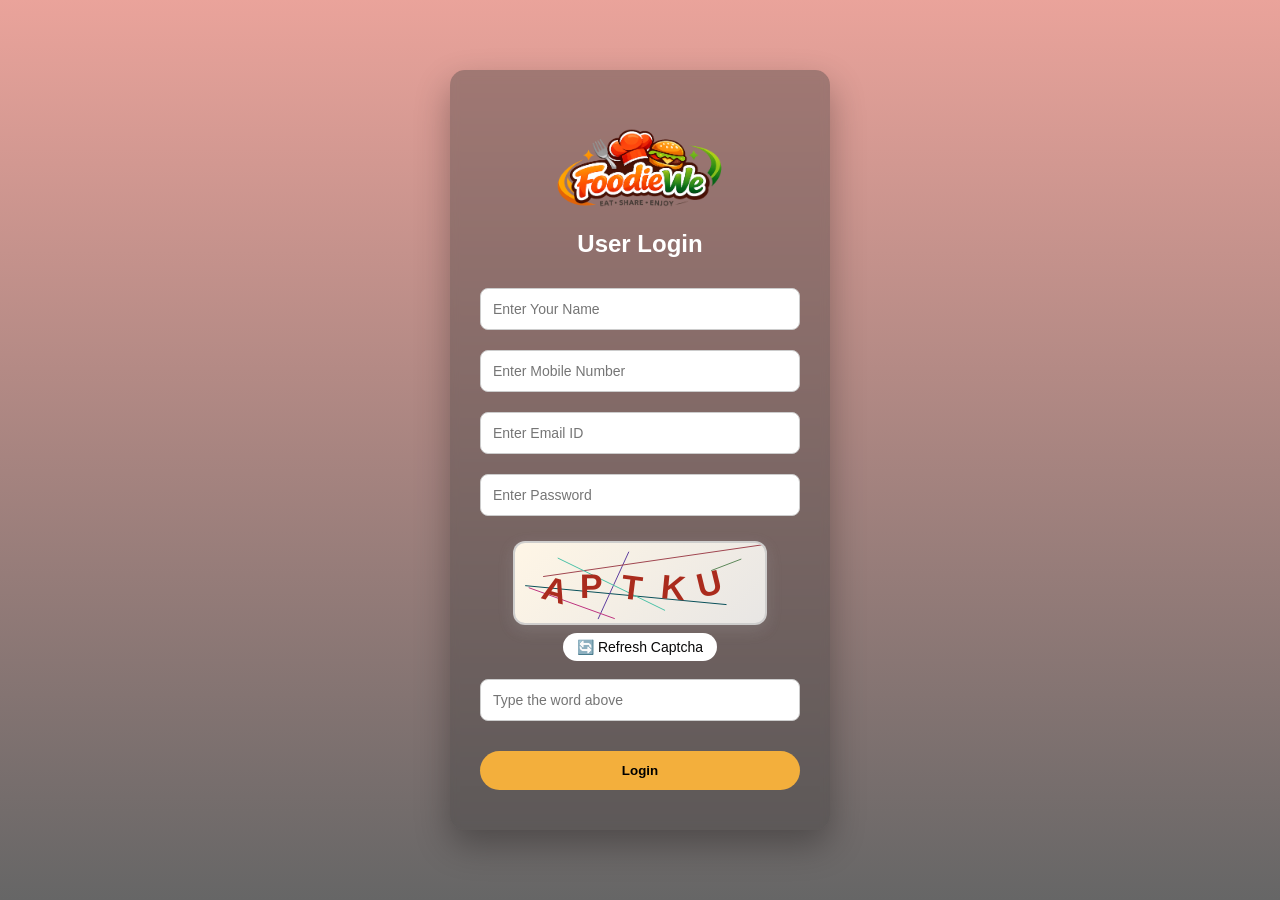
<file: index.html>
<!DOCTYPE html>
<html lang="en">
<head>
<meta charset="UTF-8">
<meta name="viewport" content="width=device-width, initial-scale=1.0">
<title>Foodiewe - Home</title>
<link rel="stylesheet" href="index.css">
<script>
// check if user logged in
let user = localStorage.getItem("username");

if(!user){
    alert("Please login first!");
    window.location.href="login.html";
}
</script>
</head>

<body>

<header>
<div class="container">
<nav>

<div class="logo">
<img src="food.png" height="50">
<span>Foodiewe</span>
</div>

<ul class="nav-links">
<li><a href="index.html">Home</a></li>
<li><a href="about.html">About</a></li>
<li><a href="menu.html">Menu</a></li>
<li><a href="contact.html">Contact Us</a></li>
<li><a href="feedback.html">Feedback</a></li>
</ul>

</nav>
</div>
</header>


<section id="home" class="hero">

<div class="hero-content">

<h1>Delicious Food, Delivered Fast</h1>
<p>Fresh • Hygienic • Affordable</p>

<button onclick="window.location.href='menu.html'">
Order Now
</button>

</div>

</section>


<section id="about" class="section">

<h2>Why Choose Us?</h2>

<div class="about-box">

<div>🚀 Fast Delivery</div>
<div>🥗 Fresh Ingredients</div>
<div>⭐ Top Rated Restaurants</div>

</div>

</section>


<section id="menu" class="section menu-bg">

<h2>Popular Dishes</h2>

<div class="menu-container">

<div class="menu-card">
<img src="https://media.istockphoto.com/id/184946701/photo/pizza.webp?a=1&b=1&s=612x612&w=0&k=20&c=Ikl5MrqVa6QPkphsEBBDIF6z5Kod7yTyD1AbDvpM3UE=">
<h3>Pizza</h3>
<p>Cheesy delight</p>
<span>₹299</span>
</div>

<div class="menu-card">
<img src="https://images.unsplash.com/photo-1571091718767-18b5b1457add?w=600">
<h3>Burger</h3>
<p>Crunchy & juicy</p>
<span>₹149</span>
</div>

<div class="menu-card">
<img src="https://images.unsplash.com/photo-1589302168068-964664d93dc0?w=600">
<h3>Biryani</h3>
<p>Royal flavor</p>
<span>₹249</span>
</div>

<div class="menu-card">
<img src="https://plus.unsplash.com/premium_photo-1664472619078-9db415ebef44?w=600">
<h3>Pasta</h3>
<p>Creamy taste</p>
<span>₹199</span>
</div>

</div>

</section>


<section id="contact" class="section">

<h2>Get In Touch</h2>

<form class="contact-form">

<input type="text" placeholder="Your Name" required>
<input type="email" placeholder="Your Email" required>

<textarea placeholder="Your Message" required></textarea>

<button type="submit">Send Message</button>

</form>

</section>


<footer>

<p>© 2026 Foodiewe | Designed with ❤️</p>

</footer>

</body>
</html>
</file>
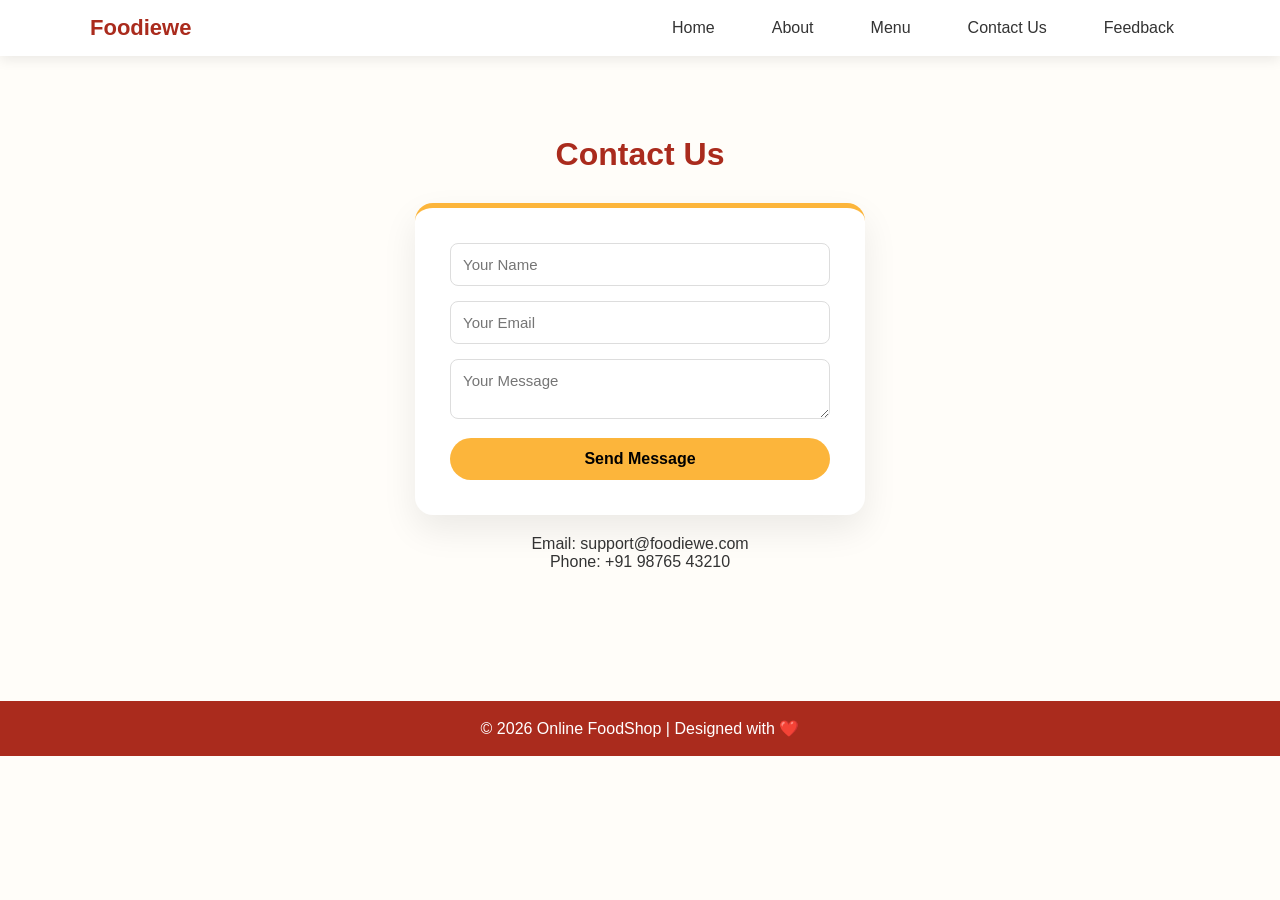
<file: contact.html>
<!DOCTYPE html>
<html lang="en">
<head>
    <meta charset="UTF-8">
    <meta name="viewport" content="width=device-width, initial-scale=1.0">
    <title>Contact Us | Online FoodShop</title>
    <link rel="stylesheet" href="contact.css">
</head>

<body>

<header>
    <div class="container">
        <nav>
            <div class="logo">
                <span>Foodiewe</span>
            </div>

            <ul class="nav-links">
                <li><a href="index.html">Home</a></li>
                <li><a href="about.html">About</a></li>
                <li><a href="menu.html">Menu</a></li>
                <li><a href="contact.html">Contact Us</a></li>
                 <li><a href="feedback.html">Feedback</a></li>
            </ul>

        </nav>
    </div>
</header>

<section class="section">
    <h2>Contact Us</h2>

    <form class="contact-form">
        <input type="text" placeholder="Your Name" required>
        <input type="email" placeholder="Your Email" required>
        <textarea placeholder="Your Message" required></textarea>
        <button type="submit">Send Message</button>
    </form>

    <p style="margin-top:20px;">
        Email: support@foodiewe.com<br>
        Phone: +91 98765 43210
    </p>
</section>

<footer>
    <p>© 2026 Online FoodShop | Designed with ❤️</p>
</footer>

</body>
</html>
</file>
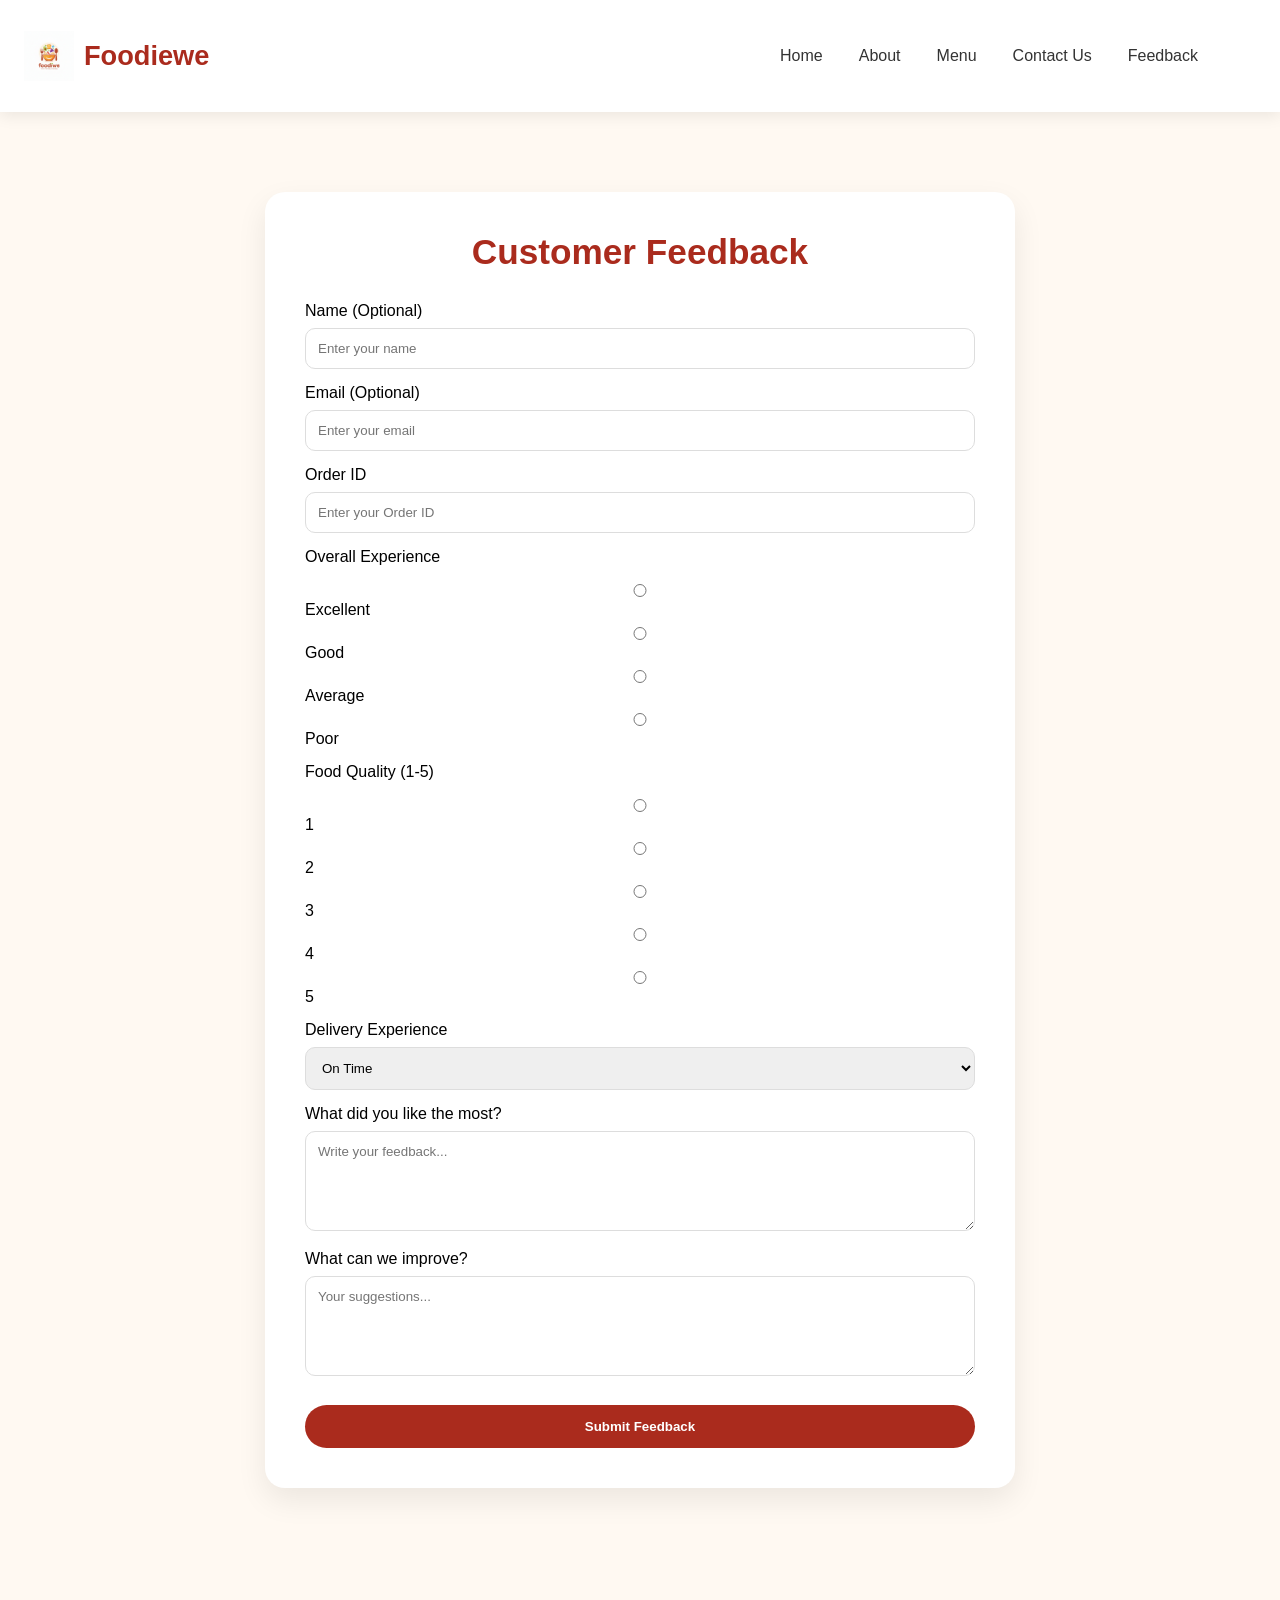
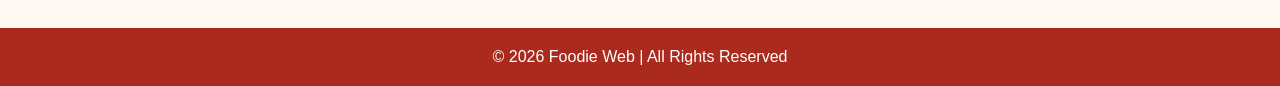
<file: feedback.html>
<!DOCTYPE html>
<html lang="en">
<head>
<meta charset="UTF-8">
<meta name="viewport" content="width=device-width, initial-scale=1.0">
<title>Foodie We- Feedback</title>



<style>
* {
    margin: 0;
    padding: 0;
    box-sizing: border-box;
    font-family: 'Poppins', sans-serif;
}

body {
    background: #FFF9F2;
}


header {
    background: white;
    box-shadow: 0 4px 15px rgba(0,0,0,0.08);
    padding: 15px 0;
}

.container {
    width: 90%;
    margin: auto;
}

.logo {
    font-size: 1.6rem;
    font-weight: bold;
    color: #AA2B1D;
}

/* Feedback Section */
.feedback-section {
    padding: 80px 20px;
}

.feedback-box {
    max-width: 750px;
    margin: auto;
    background: white;
    padding: 40px;
    border-radius: 20px;
    box-shadow: 0 12px 30px rgba(0,0,0,0.08);
    animation: fadeUp 0.8s ease;
}

.feedback-box h2 {
    text-align: center;
    color: #AA2B1D;
    margin-bottom: 30px;
    font-size: 2.2rem;
}

label {
    display: block;
    margin-top: 15px;
    font-weight: 500;
}

input, textarea, select {
    width: 100%;
    padding: 12px;
    margin-top: 8px;
    border-radius: 10px;
    border: 1px solid #ddd;
}

input:focus, textarea:focus, select:focus {
    border: 1px solid #AA2B1D;
    outline: none;
}

.rating {
    margin-top: 10px;
}

.rating input {
    margin-right: 5px;
}

textarea {
    resize: vertical;
    min-height: 100px;
}

button {
    margin-top: 25px;
    padding: 14px;
    width: 100%;
    border: none;
    border-radius: 30px;
    background: #AA2B1D;
    color: white;
    font-weight: 600;
    cursor: pointer;
    transition: 0.3s;
}

button:hover {
    background: #FCB53B;
    color: #000;
    transform: scale(1.03);
}

/* Footer */
footer {
    background: #AA2B1D;
    color: white;
    text-align: center;
    padding: 20px;
    margin-top: 60px;
}

/* Animation */
@keyframes fadeUp {
    from {
        opacity: 0;
        transform: translateY(30px);
    }
    to {
        opacity: 1;
        transform: translateY(0);
    }
}

@media(max-width:768px){
    .feedback-box{
        padding:25px;
    }
}

header {
    background: white;
    position: sticky;
    top: 0;
    box-shadow: 0 4px 15px rgba(0, 0, 0, 0.08);
    z-index: 1000;
}

.container {
    width: 90%;
    margin: auto;
}

nav {
    display: flex;
    justify-content: space-between;
    align-items: center;
    padding: 1rem 0;
}
.nav-links {
    list-style: none;
    display: flex;
}

.nav-links a {
    padding: 10px 18px;
    color: #333;
    text-decoration: none;
    font-weight: 500;
    border-radius: 25px;
    transition: 0.3s;
}

.nav-links a:hover {
    background-color: #AA2B1D;
    color: white;
}

.logo {
    display: flex;
    margin-left: -40px;
    align-items: center;
    gap: 10px;
    font-size: 1.7rem;
    font-weight: bold;
    color: #AA2B1D;
    cursor: pointer;
}

</style>
</head>

<body>

<header>
    <div class="container">
        <nav>
            <div class="logo">
                <img src="Gemini_Generated_Image_6fearz6fearz6fea.png" height="50">
                <span>Foodiewe</span>
            </div>

            <ul class="nav-links">
                <li><a href="index.html">Home</a></li>
                <li><a href="about.html">About</a></li>
                <li><a href="menu.html">Menu</a></li>
                <li><a href="contact.html">Contact Us</a></li>
                <li><a href="feedback.html">Feedback</a></li>
            </ul>
        </nav>
    </div>
</header>

<section class="feedback-section">
    <div class="feedback-box">
        <h2>Customer Feedback</h2>

        <form>

            <label>Name (Optional)</label>
            <input type="text" placeholder="Enter your name">

            <label>Email (Optional)</label>
            <input type="email" placeholder="Enter your email">

            <label>Order ID</label>
            <input type="text" placeholder="Enter your Order ID">

            <label>Overall Experience</label>
            <div class="rating">
                <input type="radio" name="overall"> Excellent
                <input type="radio" name="overall"> Good
                <input type="radio" name="overall"> Average
                <input type="radio" name="overall"> Poor
            </div>

            <label>Food Quality (1-5)</label>
            <div class="rating">
                <input type="radio" name="quality">1
                <input type="radio" name="quality">2
                <input type="radio" name="quality">3
                <input type="radio" name="quality">4
                <input type="radio" name="quality">5
            </div>

            <label>Delivery Experience</label>
            <select>
                <option>On Time</option>
                <option>Slightly Late</option>
                <option>Very Late</option>
            </select>

            <label>What did you like the most?</label>
            <textarea placeholder="Write your feedback..."></textarea>

            <label>What can we improve?</label>
            <textarea placeholder="Your suggestions..."></textarea>

            <button type="submit">Submit Feedback</button>

        </form>
    </div>
</section>

<footer>
    © 2026 Foodie Web | All Rights Reserved
</footer>

</body>
</html>
</file>
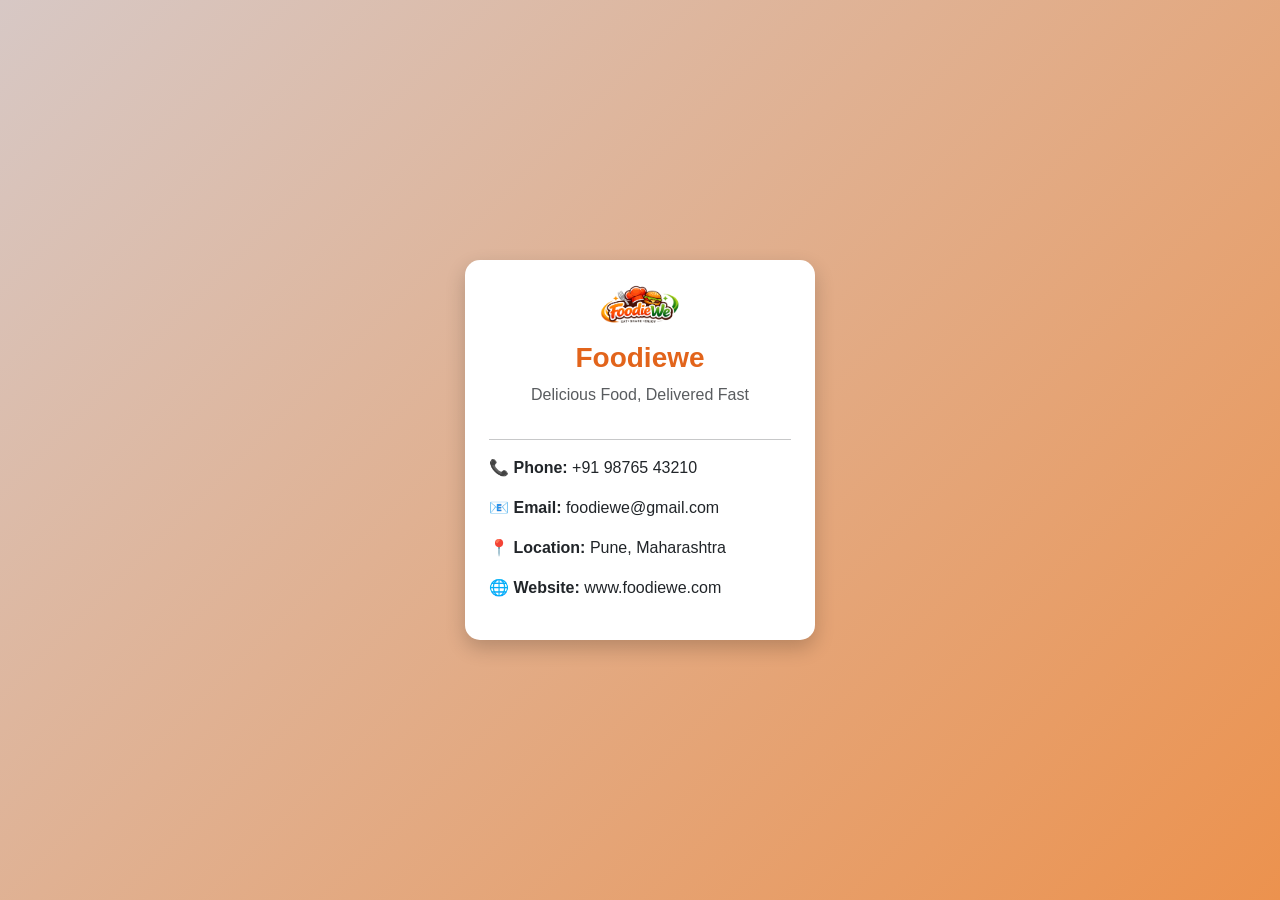
<file: invitation.html>
<!DOCTYPE html>
<html lang="en">
<head>
<meta charset="UTF-8">
<meta name="viewport" content="width=device-width, initial-scale=1.0">
<title>Foodiewe Visiting Card</title>


<link href="https://cdn.jsdelivr.net/npm/bootstrap@5.3.2/dist/css/bootstrap.min.css" rel="stylesheet">

<style>

body{
background:linear-gradient(135deg,#d7c8c5,#ec924e);
height:100vh;
display:flex;
justify-content:center;
align-items:center;
font-family:Arial, sans-serif;
}

.card{
border:none;
border-radius:15px;
box-shadow:0 8px 20px rgba(0,0,0,0.2);
}

.logo{
width:80px;
}

.card-title{
color:#e2641b;
font-weight:bold;
}

</style>
</head>

<body>

<div class="card text-center p-4" style="width:350px;">

<img src="food.png" class="logo mx-auto mb-3">

<h3 class="card-title">Foodiewe</h3>

<p class="text-muted">Delicious Food, Delivered Fast</p>

<hr>

<div class="text-start">

<p>📞 <b>Phone:</b> +91 98765 43210</p>

<p>📧 <b>Email:</b> foodiewe@gmail.com</p>

<p>📍 <b>Location:</b> Pune, Maharashtra</p>

<p>🌐 <b>Website:</b> www.foodiewe.com</p>

</div>

</div>

<!-- Bootstrap JS -->
<script src="https://cdn.jsdelivr.net/npm/bootstrap@5.3.2/dist/js/bootstrap.bundle.min.js"></script>

</body>
</html>
</file>
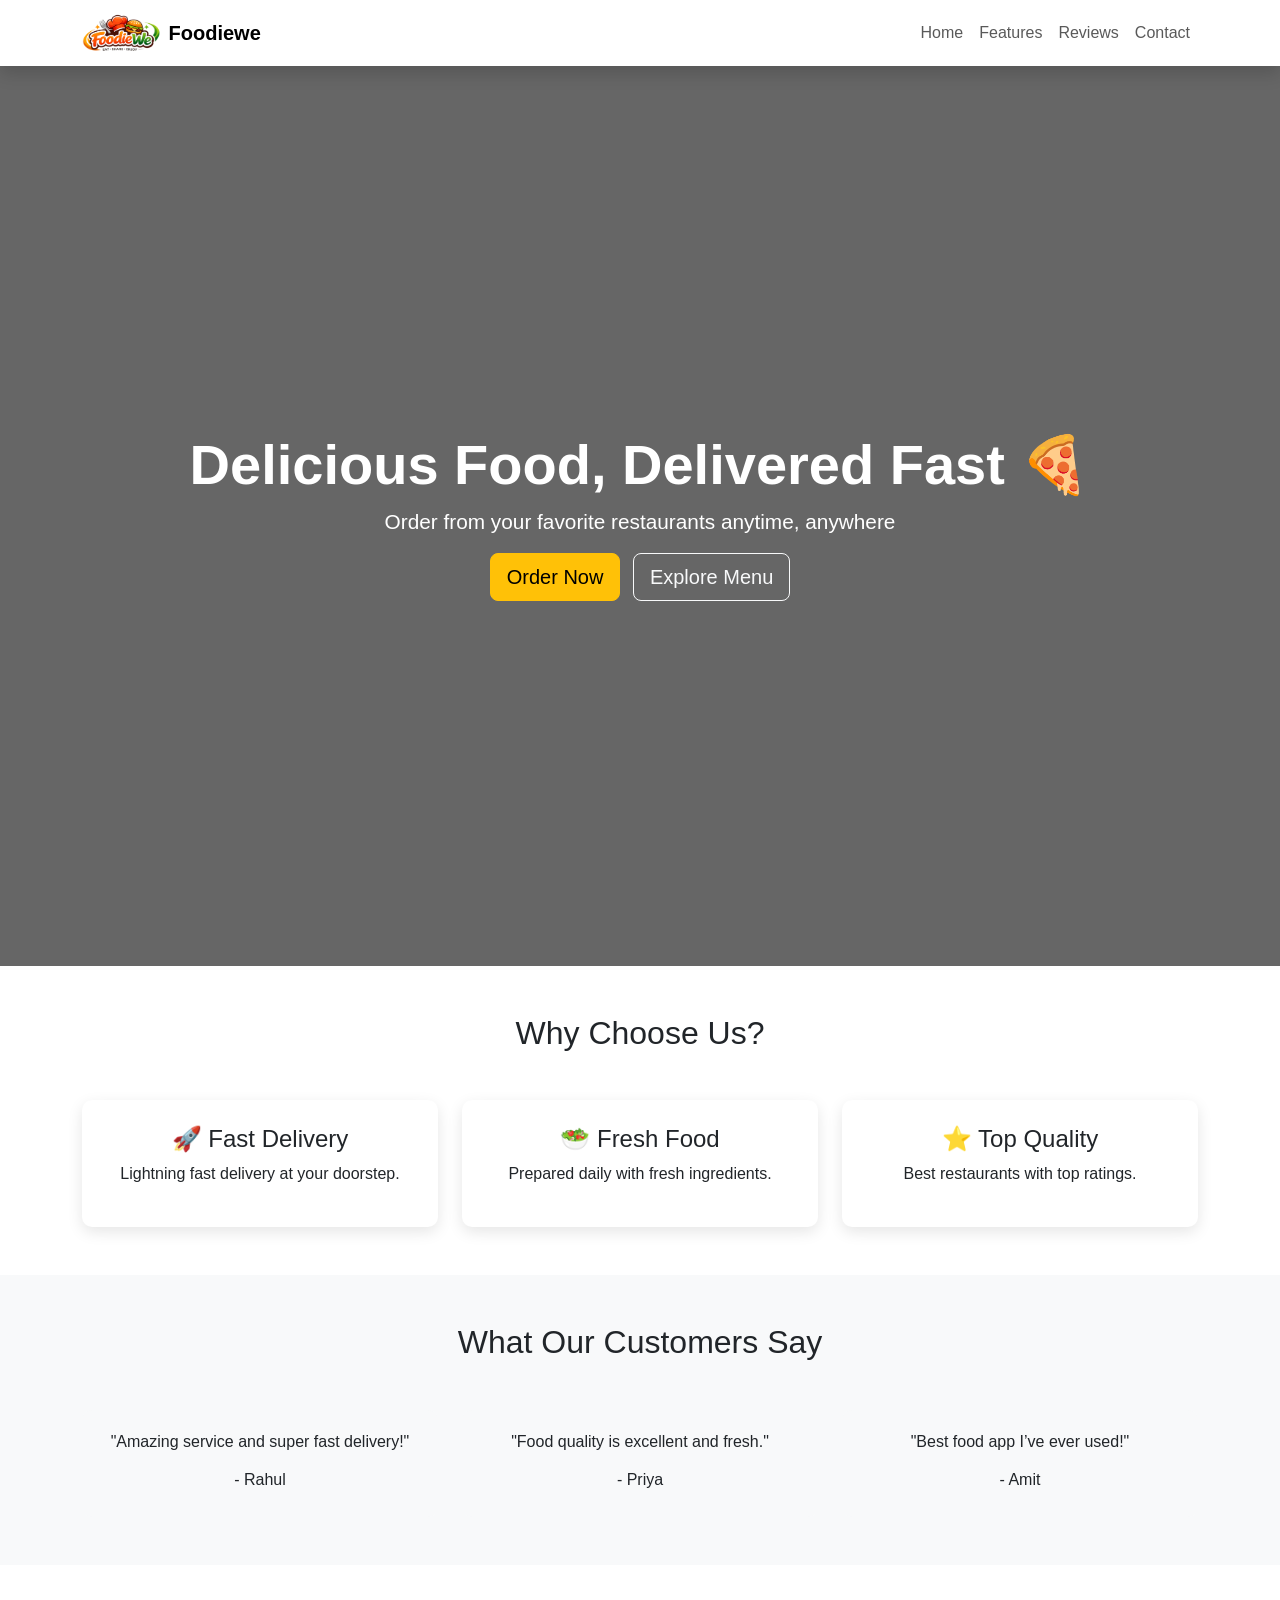
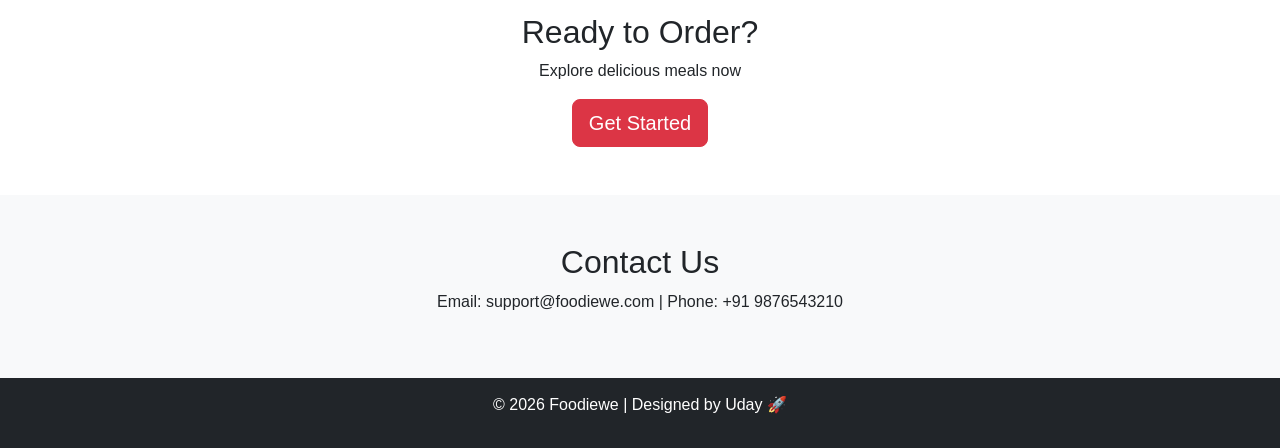
<file: landingpage.html>
<!DOCTYPE html>
<html lang="en">
<head>
<meta charset="UTF-8">
<meta name="viewport" content="width=device-width, initial-scale=1.0">

<title>Foodiewe - Landing Page</title>

<link href="https://cdn.jsdelivr.net/npm/bootstrap@5.3.2/dist/css/bootstrap.min.css" rel="stylesheet">

<style>

body {
    font-family: 'Segoe UI', sans-serif;
}

/* Smooth scroll */
html {
    scroll-behavior: smooth;
}

/* Navbar */
.navbar {
    position: sticky;
    top: 0;
    z-index: 1000;
}

/* Hero Section */
.hero {
    height: 100vh;
    background: linear-gradient(rgba(0,0,0,0.6), rgba(0,0,0,0.6)),
    url("https://images.unsplash.com/photo-1504674900247-0877df9cc836?w=1600");
    background-size: cover;
    background-position: center;
    color: white;
    display: flex;
    align-items: center;
    text-align: center;
}

.hero h1 {
    font-size: 3.5rem;
    font-weight: bold;
}

.hero p {
    font-size: 1.3rem;
}

/* Features */
.feature-box {
    padding: 25px;
    background: #fff;
    border-radius: 10px;
    transition: 0.3s;
    box-shadow: 0 5px 15px rgba(0,0,0,0.1);
}

.feature-box:hover {
    transform: translateY(-8px);
}

/* Testimonials */
.testimonial {
    background: #f8f9fa;
    padding: 20px;
    border-radius: 10px;
}

/* Button hover */
.btn:hover {
    transform: scale(1.05);
    transition: 0.3s;
}

/* Footer */
footer {
    background: #212529;
    color: white;
    padding: 15px;
    text-align: center;
}

</style>

</head>

<body>

<!-- Navbar -->
<nav class="navbar navbar-expand-lg navbar-light bg-white shadow">
<div class="container">

<a class="navbar-brand fw-bold d-flex align-items-center" href="#">
    <img src="food.png" height="40" class="me-2" alt="logo">
    Foodiewe
</a>

<button class="navbar-toggler" type="button" data-bs-toggle="collapse" data-bs-target="#navmenu">
<span class="navbar-toggler-icon"></span>
</button>

<div class="collapse navbar-collapse" id="navmenu">
<ul class="navbar-nav ms-auto">

<li class="nav-item"><a class="nav-link" href="#">Home</a></li>
<li class="nav-item"><a class="nav-link" href="#features">Features</a></li>
<li class="nav-item"><a class="nav-link" href="#testimonials">Reviews</a></li>
<li class="nav-item"><a class="nav-link" href="#contact">Contact</a></li>

</ul>
</div>

</div>
</nav>

<!-- Hero -->
<section class="hero">
<div class="container">
<h1>Delicious Food, Delivered Fast 🍕</h1>
<p>Order from your favorite restaurants anytime, anywhere</p>

<a href="#" class="btn btn-warning btn-lg me-2">Order Now</a>
<a href="#" class="btn btn-outline-light btn-lg">Explore Menu</a>

</div>
</section>

<!-- Features -->
<section id="features" class="py-5 text-center">
<div class="container">

<h2 class="mb-5">Why Choose Us?</h2>

<div class="row g-4">

<div class="col-md-4">
<div class="feature-box">
<h4>🚀 Fast Delivery</h4>
<p>Lightning fast delivery at your doorstep.</p>
</div>
</div>

<div class="col-md-4">
<div class="feature-box">
<h4>🥗 Fresh Food</h4>
<p>Prepared daily with fresh ingredients.</p>
</div>
</div>

<div class="col-md-4">
<div class="feature-box">
<h4>⭐ Top Quality</h4>
<p>Best restaurants with top ratings.</p>
</div>
</div>

</div>

</div>
</section>

<!-- Testimonials -->
<section id="testimonials" class="py-5 bg-light">
<div class="container text-center">

<h2 class="mb-5">What Our Customers Say</h2>

<div class="row g-4">

<div class="col-md-4">
<div class="testimonial">
<p>"Amazing service and super fast delivery!"</p>
<h6>- Rahul</h6>
</div>
</div>

<div class="col-md-4">
<div class="testimonial">
<p>"Food quality is excellent and fresh."</p>
<h6>- Priya</h6>
</div>
</div>

<div class="col-md-4">
<div class="testimonial">
<p>"Best food app I’ve ever used!"</p>
<h6>- Amit</h6>
</div>
</div>

</div>

</div>
</section>

<!-- CTA -->
<section class="py-5 text-center">
<div class="container">
<h2>Ready to Order?</h2>
<p>Explore delicious meals now</p>
<a href="#" class="btn btn-danger btn-lg">Get Started</a>
</div>
</section>

<!-- Contact -->
<section id="contact" class="py-5 bg-light">
<div class="container text-center">

<h2>Contact Us</h2>
<p>Email: support@foodiewe.com | Phone: +91 9876543210</p>

</div>
</section>

<!-- Footer -->
<footer>
<p>© 2026 Foodiewe | Designed by Uday 🚀</p>
</footer>

<script src="https://cdn.jsdelivr.net/npm/bootstrap@5.3.2/dist/js/bootstrap.bundle.min.js"></script>

</body>
</html>
</file>
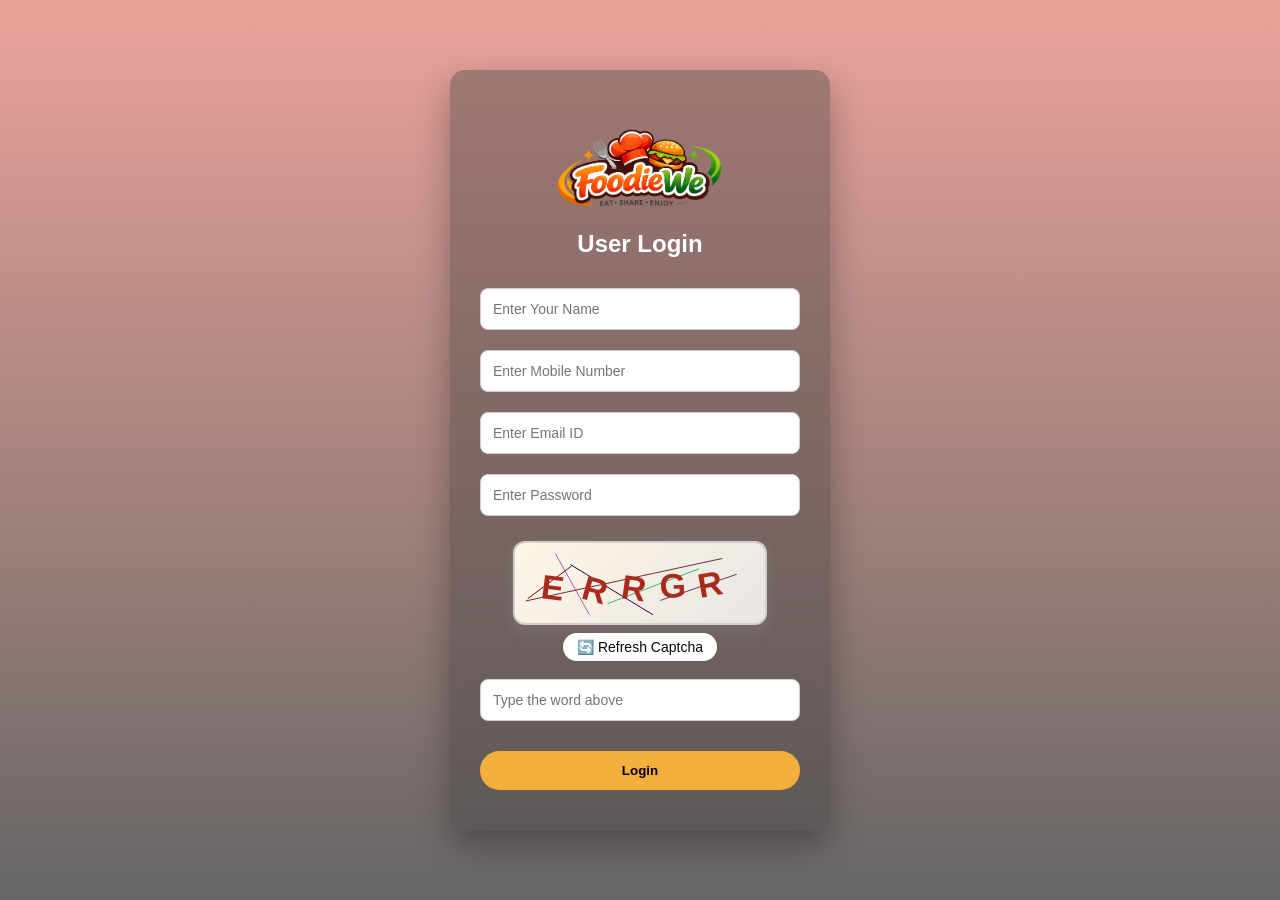
<file: login.html>
<!DOCTYPE html>
<html lang="en">
<head>
<meta charset="UTF-8">
<meta name="viewport" content="width=device-width, initial-scale=1.0">
<title>Foodiewe Login</title>

<style>
*{
    margin:0;
    padding:0;
    box-sizing:border-box;
    font-family:'Poppins', sans-serif;
}

body{
    height:100vh;
    display:flex;
    justify-content:center;
    align-items:center;
    background:
    linear-gradient(rgba(225,124,112,0.7), rgba(0,0,0,0.6)),
    url("https://images.unsplash.com/photo-1504674900247-0877df9cc836?w=1200")
    center/cover no-repeat;
}

.logo img{
    width:200px;
    padding:15px;
}

.login-container{
    background:rgba(65,64,64,0.4);
    padding:40px 30px;
    width:380px;
    backdrop-filter:blur(4px);
    border-radius:15px;
    box-shadow:0 15px 35px rgba(0,0,0,0.3);
    text-align:center;
}

.login-container h2{
    margin-bottom:20px;
    color:#fff;
}

.login-container input{
    width:100%;
    padding:12px;
    margin:10px 0;
    border-radius:8px;
    border:1px solid #ccc;
    font-size:14px;
}

.login-container input:focus{
    border:1px solid #AA2B1D;
    outline:none;
}

button{
    width:100%;
    padding:12px;
    margin-top:15px;
    border:none;
    border-radius:25px;
    background:#fcb53bf0;
    font-weight:600;
    cursor:pointer;
    transition:0.3s;
}

button:hover{
    background:#e56969;
    color:#fff;
}

.error{
    color:#ff4d4d;
    font-size:14px;
    margin-top:5px;
}

.captcha-wrapper{
    margin-top:15px;
    display:flex;
    flex-direction:column;
    align-items:center;
}

canvas{
    background:linear-gradient(135deg,#fff6e6,#e8e6e4);
    border:2px solid #ccccccf0;
    border-radius:12px;
    box-shadow:0 5px 15px rgba(181, 179, 179, 0.2);
    margin-bottom:8px;
}

.refresh-btn{
    background:white;
    color:rgb(10, 9, 9);
    padding:6px 14px;
    border-radius:20px;
    font-size:14px;
    cursor:pointer;
    transition:0.3s;
    margin-bottom:8px;
}

.refresh-btn:hover{
    background:#e56969;
}

.welcome-page{
    display:none;
    background:white;
    padding:40px;
    border-radius:15px;
    text-align:center;
    box-shadow:0 15px 35px rgba(0,0,0,0.3);
}
</style>
</head>

<body>

<div class="login-container" id="loginBox">

    <div class="logo">
        <img src="food.png" alt="Foodiewe Logo">
    </div>

    <h2>User Login</h2>

    <input type="text" id="name" placeholder="Enter Your Name">
    <input type="text" id="mobile" placeholder="Enter Mobile Number">
    <input type="email" id="email" placeholder="Enter Email ID">
    <input type="password" id="password" placeholder="Enter Password">

    <div class="captcha-wrapper">
        <canvas id="captchaCanvas" width="250" height="80"></canvas>
        <div class="refresh-btn" onclick="generateCaptcha()">🔄 Refresh Captcha</div>
        <input type="text" id="captchaInput" placeholder="Type the word above">
    </div>

    <p class="error" id="errorMsg"></p>

    <button onclick="validateForm()">Login</button>
</div>

<div class="welcome-page" id="welcomeBox">
    <h1>Congratulations!</h1>
    <h2>Welcome to Foodiewe</h2>
    <p id="welcomeText"></p>
</div>

<script>

let captchaText = "";

function generateCaptcha(){
    const canvas = document.getElementById("captchaCanvas");
    const ctx = canvas.getContext("2d");

    ctx.clearRect(0,0,canvas.width,canvas.height);

    const chars = "ABCDEFGHIJKLMNOPQRSTUVWXYZ";
    captchaText = "";

    for(let i=0;i<5;i++){
        captchaText += chars.charAt(Math.floor(Math.random()*chars.length));
    }

    for(let i=0;i<6;i++){
        ctx.strokeStyle = randomColor();
        ctx.beginPath();
        ctx.moveTo(Math.random()*250, Math.random()*80);
        ctx.lineTo(Math.random()*250, Math.random()*80);
        ctx.stroke();
    }

    for(let i=0;i<captchaText.length;i++){
        ctx.save();
        ctx.font = "bold 34px Arial";
        ctx.fillStyle = "#AA2B1D";

        let x = 25 + i*40;
        let y = 55;
        let angle = (Math.random()-0.5)*0.6;

        ctx.translate(x,y);
        ctx.rotate(angle);
        ctx.fillText(captchaText[i],0,0);
        ctx.restore();
    }
}

function randomColor(){
    return "rgb(" +
        Math.floor(Math.random()*200) + "," +
        Math.floor(Math.random()*200) + "," +
        Math.floor(Math.random()*200) + ")";
}

function validateForm(){

let name = document.getElementById("name").value.trim();
let mobile = document.getElementById("mobile").value.trim();
let email = document.getElementById("email").value.trim();
let password = document.getElementById("password").value.trim();
let captchaInput = document.getElementById("captchaInput").value.trim().toUpperCase();

let namePattern = /^[A-Za-z ]+$/;
let mobilePattern = /^[0-9]{10}$/;
let emailPattern = /^[^ ]+@[^ ]+\.[a-z]{2,3}$/;
let passwordPattern = /^(?=.*[0-9]).{6,}$/;

/* Empty fields */

if(name===""||mobile===""||email===""||password===""||captchaInput===""){
alert("All fields are required!");
return;
}

/* Name validation */

if(!namePattern.test(name)){
alert("Name should contain only alphabets.");
return;
}

/* Mobile validation */

if(!mobilePattern.test(mobile)){
alert("Mobile number must be exactly 10 digits.");
return;
}

/* Email validation */

if(!emailPattern.test(email)){
alert("Please enter a valid Email ID.");
return;
}

/* Password validation */

if(!passwordPattern.test(password)){
alert("Password must be at least 6 characters and contain 1 number.");
return;
}

/* Captcha validation */

if(captchaInput !== captchaText){
alert("Incorrect Captcha!");
generateCaptcha();
return;
}

/* Success */

localStorage.setItem("username", name);

alert("Login Successful! Welcome " + name + " 🍕");

window.location.href = "index.html";

}

generateCaptcha();

</script>

</body>
</html>
</file>
<file: index.css>
* {
    margin: 0;
    padding: 0;
    box-sizing: border-box;
    font-family: 'Poppins', sans-serif;
}

body {
    background: #ffffff;
    color: #333;
}

header {
    background: white;
    position: sticky;
    top: 0;
    box-shadow: 0 4px 15px rgba(0, 0, 0, 0.08);
    z-index: 1000;
}

.container {
    width: 90%;
    margin: auto;
}

nav {
    display: flex;
    justify-content: space-between;
    align-items: center;
    padding: 1rem 0;
}

/* ================= LOGO ANIMATION ================= */

.logo {
    display: flex;
    margin-left: -40px;
    align-items: center;
    gap: 10px;
    font-size: 1.7rem;
    font-weight: bold;
    color: #AA2B1D;
    cursor: pointer;

    /* Entry animation */
    animation: logoFade 1s ease-in-out;
    transition: 0.3s ease;
}

/* Hover effect */
.logo:hover {
    transform: scale(1.05);
}

/* If logo contains image */
.logo img {
    transition: 0.4s ease;
}

.logo:hover img {
    transform: rotate(10deg) scale(1.1);
}

/* Logo keyframes */
@keyframes logoFade {
    from {
        opacity: 0;
        transform: translateY(-25px);
    }
    to {
        opacity: 1;
        transform: translateY(0);
    }
}

/* =================================================== */

.nav-links {
    list-style: none;
    display: flex;
}

.nav-links a {
    padding: 10px 18px;
    color: #333;
    text-decoration: none;
    font-weight: 500;
    border-radius: 25px;
    transition: 0.3s;
}

.nav-links a:hover {
    background-color: #AA2B1D;
    color: white;
}

.hero {
    height: 85vh;
    background: linear-gradient(
        rgba(187, 90, 79, 0.75),
        rgba(201, 191, 189, 0.85)
    ),
    url("ella-olsson-oPBjWBCcAEo-unsplash.jpg") center/cover no-repeat;
    display: flex;
    align-items: center;
    justify-content: center;
}

.hero-content {
    color: white;
    text-align: center;
    animation: fadeUp 1.2s ease;
}

.hero h1 {
    font-size: 3rem;
}

.hero p {
    margin: 15px 0;
    font-size: 1.3rem;
}

.hero button {
    padding: 14px 30px;
    font-size: 1rem;
    background: #FCB53B;
    border: none;
    color: #000;
    border-radius: 30px;
    cursor: pointer;
    font-weight: 600;
    transition: 0.3s;
}

.hero button:hover {
    background: #F3CF7A;
    transform: scale(1.05);
}

.section {
    padding: 80px 20px;
    text-align: center;
    background: #ffffff;
}

.section h2 {
    font-size: 2.5rem;
    margin-bottom: 40px;
    color: #AA2B1D;
}

.about-box {
    display: flex;
    justify-content: center;
    gap: 30px;
    font-size: 1.2rem;
    flex-wrap: wrap;
}

.about-box div {
    background: #FFF5E6;
    padding: 25px 35px;
    border-radius: 15px;
    box-shadow: 0 10px 25px rgba(0, 0, 0, 0.08);
    transition: 0.3s;
}

.about-box div:hover {
    transform: translateY(-8px);
    background: #F3CF7A;
}

.menu-bg {
    background: #FFF9F2;
}

.menu-container {
    display: grid;
    grid-template-columns: repeat(auto-fit, minmax(240px, 1fr));
    gap: 30px;
}

.menu-card {
    background: white;
    border-radius: 20px;
    overflow: hidden; 
    box-shadow: 0 12px 30px rgba(0, 0, 0, 0.08);
    transition: 0.3s ease;
    text-align: center;
    padding-bottom: 20px;
}

.menu-card:hover {
    transform: translateY(-10px);
    border: 2px solid #FCB53B;
}


.menu-card img {
    width: 100%;
    height: 180px;
    object-fit: cover;
    display: block;
}


.menu-card h3 {
    margin-top: 15px;
    font-size: 1.3rem;
}

.menu-card p {
    margin: 8px 0;
    color: #777;
    font-size: 0.95rem;
}

.menu-card span {
    display: block;
    margin-top: 10px;
    font-weight: bold;
    font-size: 1.1rem;
    color: #AA2B1D;
}

.contact-form {
    max-width: 420px;
    margin: auto;
}

.contact-form input,
.contact-form textarea {
    width: 100%;
    padding: 12px;
    margin: 10px 0;
    border-radius: 10px;
    border: 1px solid #ddd;
}

.contact-form input:focus,
.contact-form textarea:focus {
    border: 1px solid #AA2B1D;
    outline: none;
}

.contact-form button {
    width: 100%;
    padding: 12px;
    background: #AA2B1D;
    color: white;
    border: none;
    border-radius: 25px;
    font-weight: 600;
    cursor: pointer;
    transition: 0.3s;
}

.contact-form button:hover {
    background: #FCB53B;
    color: #000;
}

footer {
    background: #AA2B1D;
    color: white;
    text-align: center;
    padding: 20px;
}

@keyframes fadeUp {
    from {
        opacity: 0;
        transform: translateY(30px);
    }
    to {
        opacity: 1;
        transform: translateY(0);
    }
}

@media(max-width: 768px) {
    .about-box {
        flex-direction: column;
    }

    .hero h1 {
        font-size: 2.2rem;
    }
}
</file>
<file: contact.css>
* {
    margin: 0;
    padding: 0;
    box-sizing: border-box;
    font-family: Arial, Helvetica, sans-serif;
}


body {
    background: #fffdf9;
    min-height: 100vh;
    color: #333;
}

header {
    background: #ffffff;
    padding: 15px 0;
    box-shadow: 0 4px 12px rgba(0, 0, 0, 0.08);
}

.container {
    width: 90%;
    max-width: 1100px;
    margin: auto;
}

nav {
    display: flex;
    justify-content: space-between;
    align-items: center;
}

.logo span {
    font-size: 22px;
    font-weight: bold;
    color: #AA2B1D;
}

.nav-links {
    list-style: none;
    display: flex;
    gap: 25px;
}

.nav-links a {
    text-decoration: none;
    color: #333;
    font-weight: 500;
    padding: 8px 16px;
    border-radius: 20px;
    transition: 0.3s;
}

.nav-links a:hover {
    background-color: #AA2B1D;
    color: #fff;
}

.section {
    padding: 80px 20px;
    text-align: center;
}

.section h2 {
    font-size: 32px;
    margin-bottom: 30px;
    color: #AA2B1D;
}

.contact-form {
    background: #ffffff;
    max-width: 450px;
    margin: auto;
    padding: 35px;
    border-radius: 18px;
    box-shadow: 0 15px 35px rgba(0, 0, 0, 0.08);
    border-top: 5px solid #FCB53B;
}

.contact-form input,
.contact-form textarea {
    width: 100%;
    padding: 12px;
    margin-bottom: 15px;
    border-radius: 8px;
    border: 1px solid #ddd;
    font-size: 15px;
    transition: 0.3s;
}

.contact-form input:focus,
.contact-form textarea:focus {
    border: 1px solid #AA2B1D;
    outline: none;
}

.contact-form button {
    width: 100%;
    padding: 12px;
    border: none;
    border-radius: 25px;
    background: #FCB53B;
    color: #000;
    font-size: 16px;
    font-weight: 600;
    cursor: pointer;
    transition: 0.3s;
}

.contact-form button:hover {
    background: #F3CF7A;
    transform: scale(1.03);
}

footer {
    background: #AA2B1D;
    color: #fff;
    text-align: center;
    padding: 18px;
    margin-top: 50px;
}
</file>
